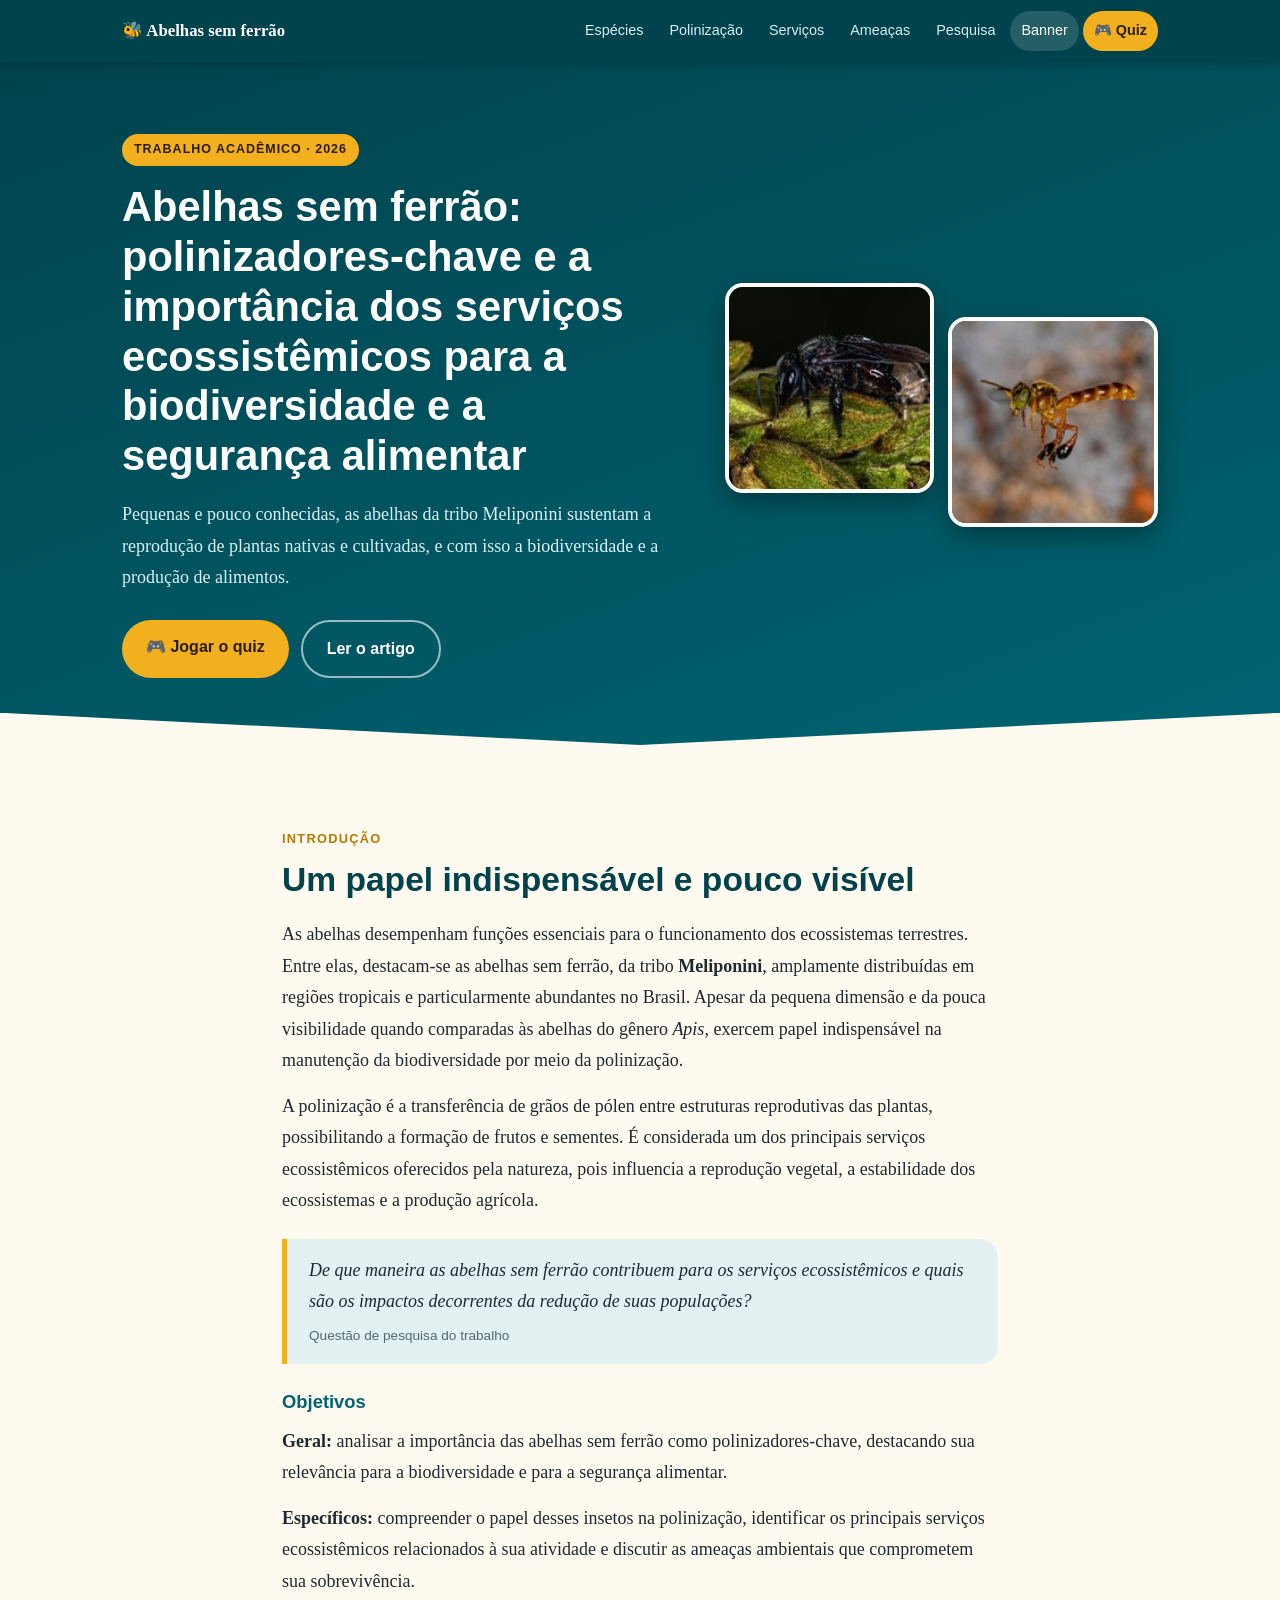
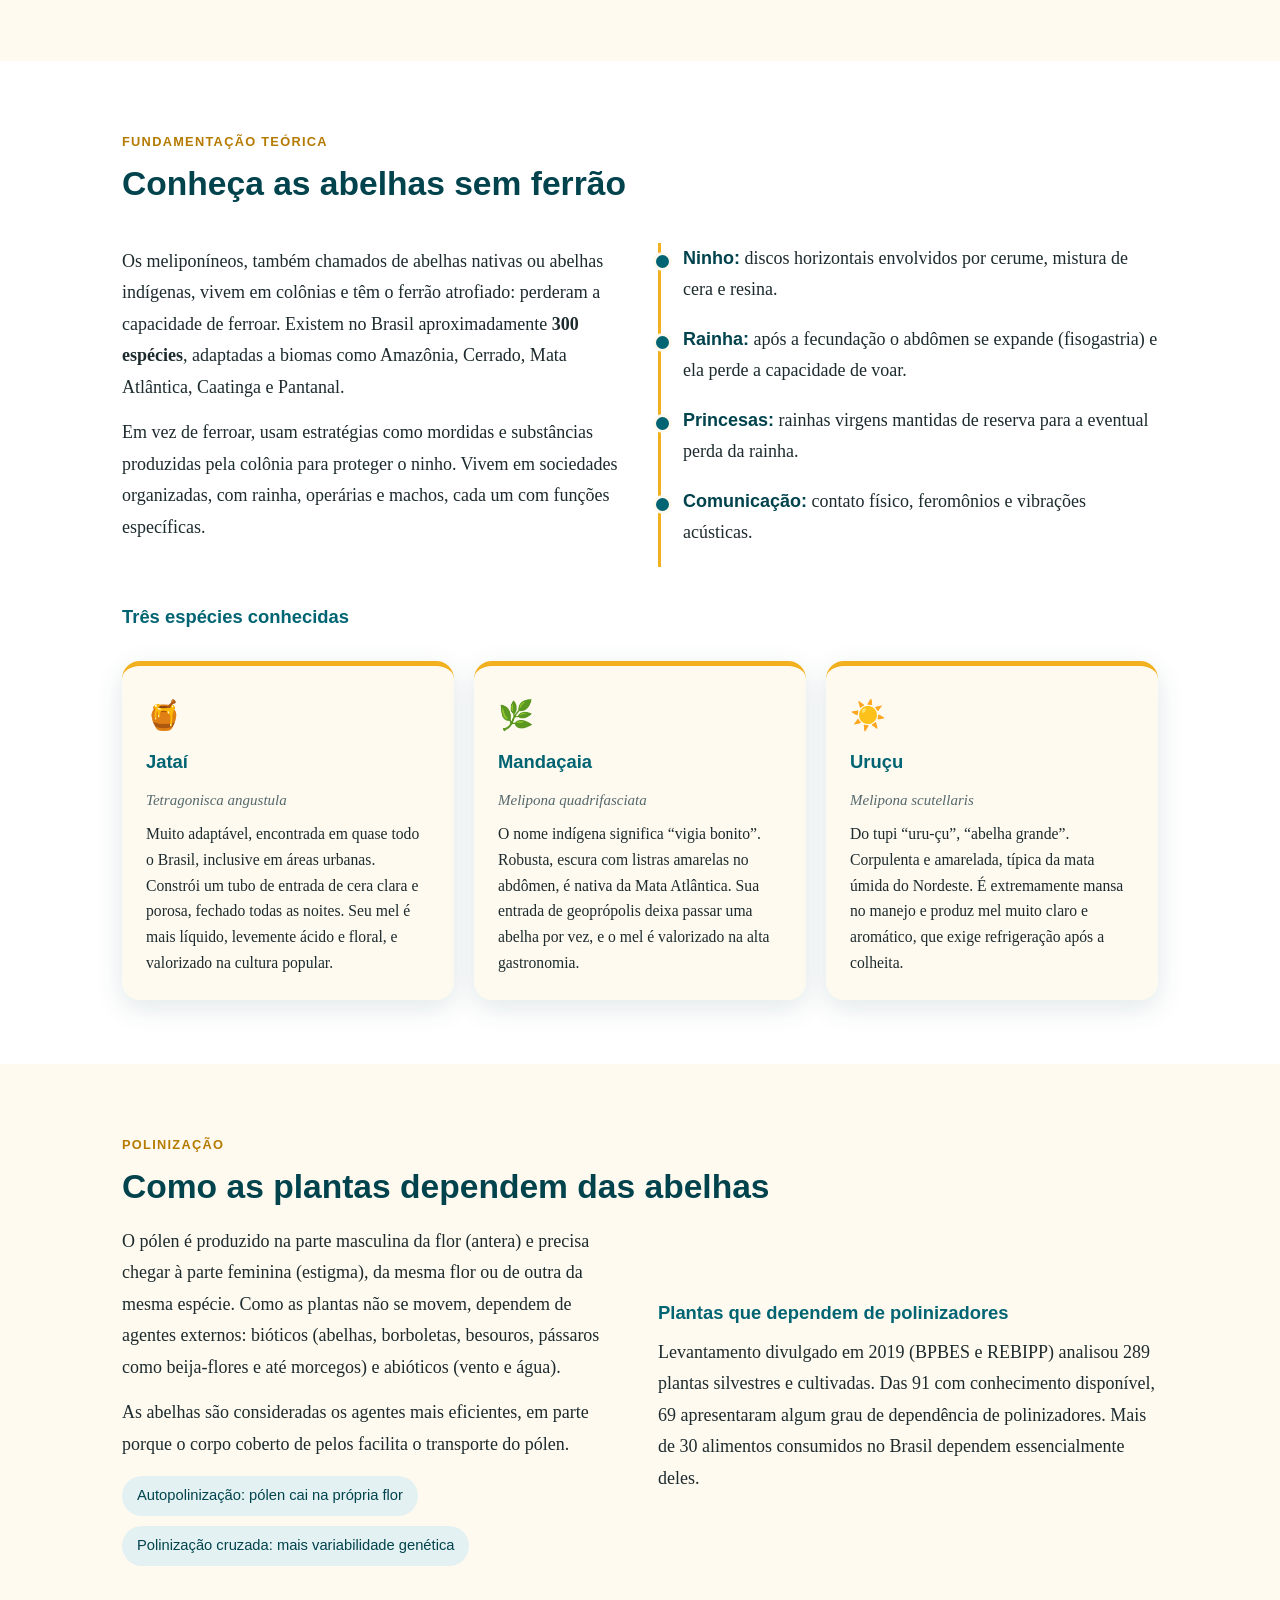
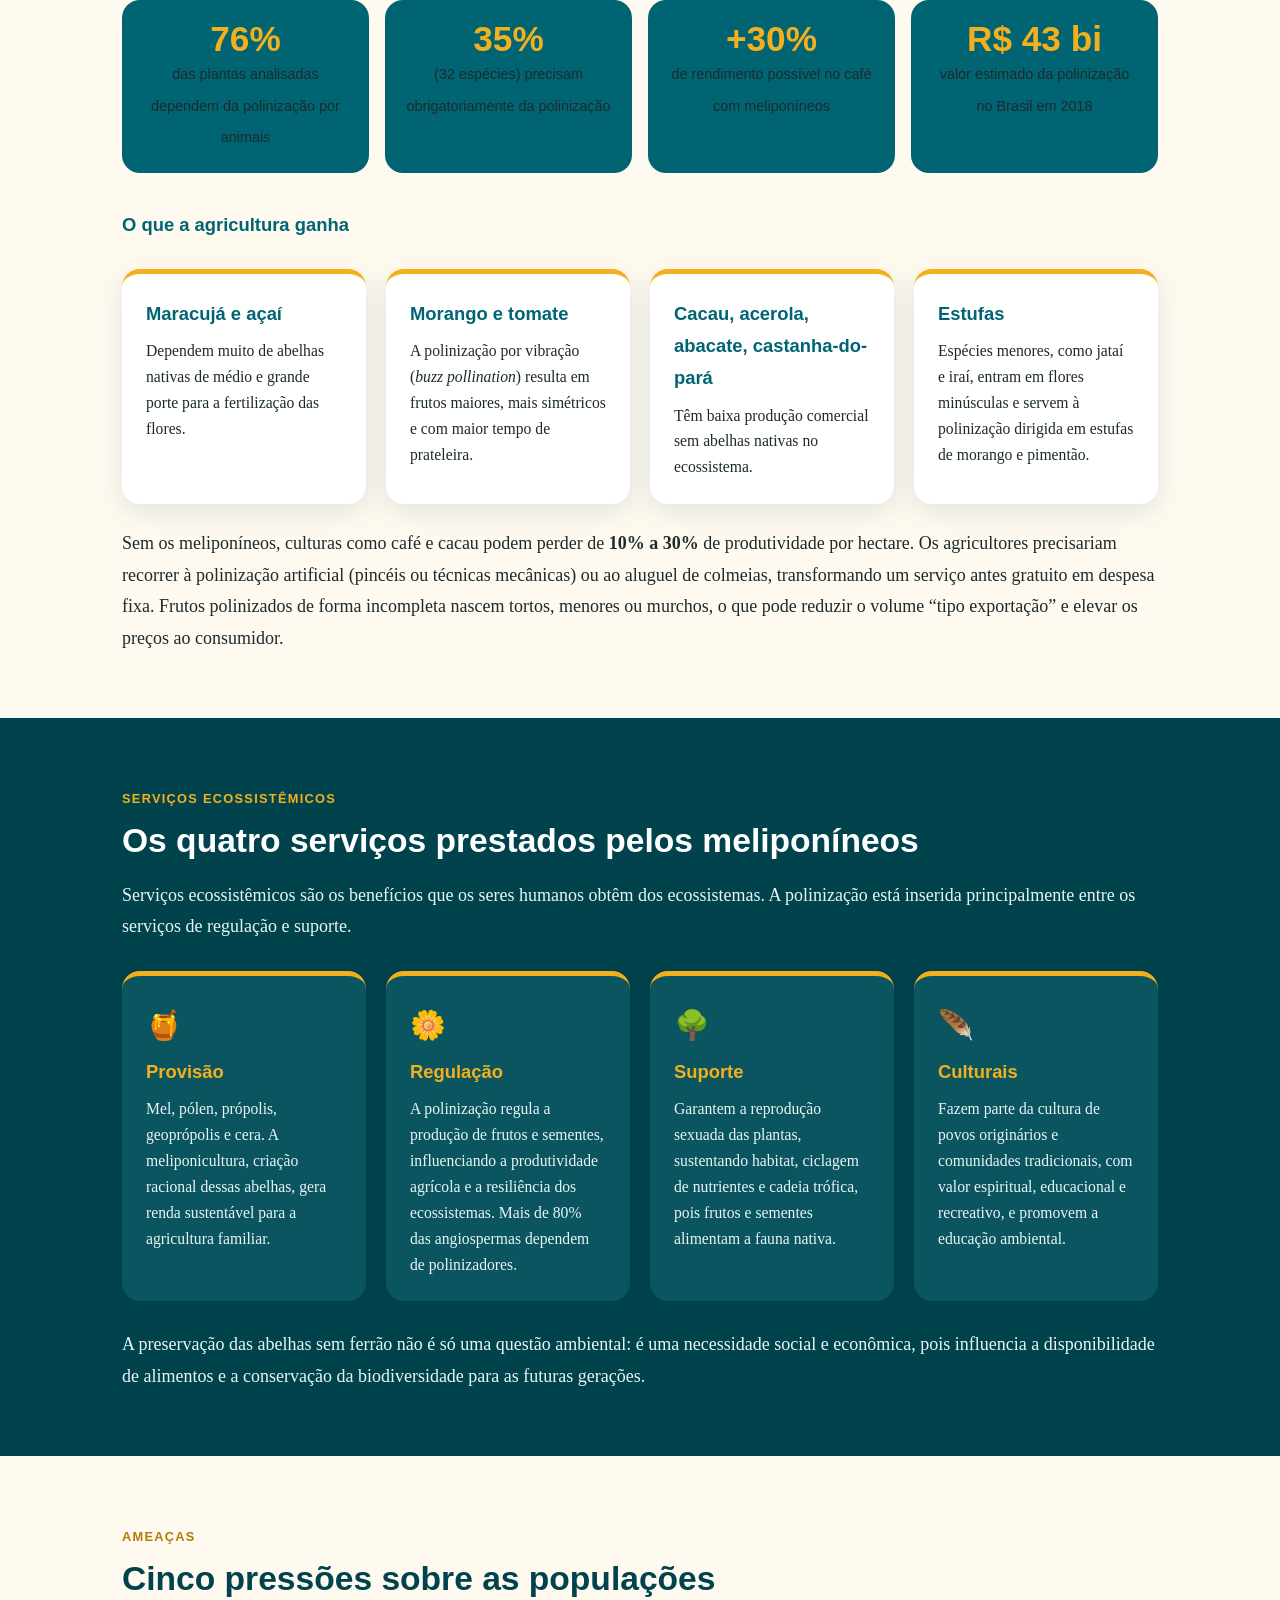
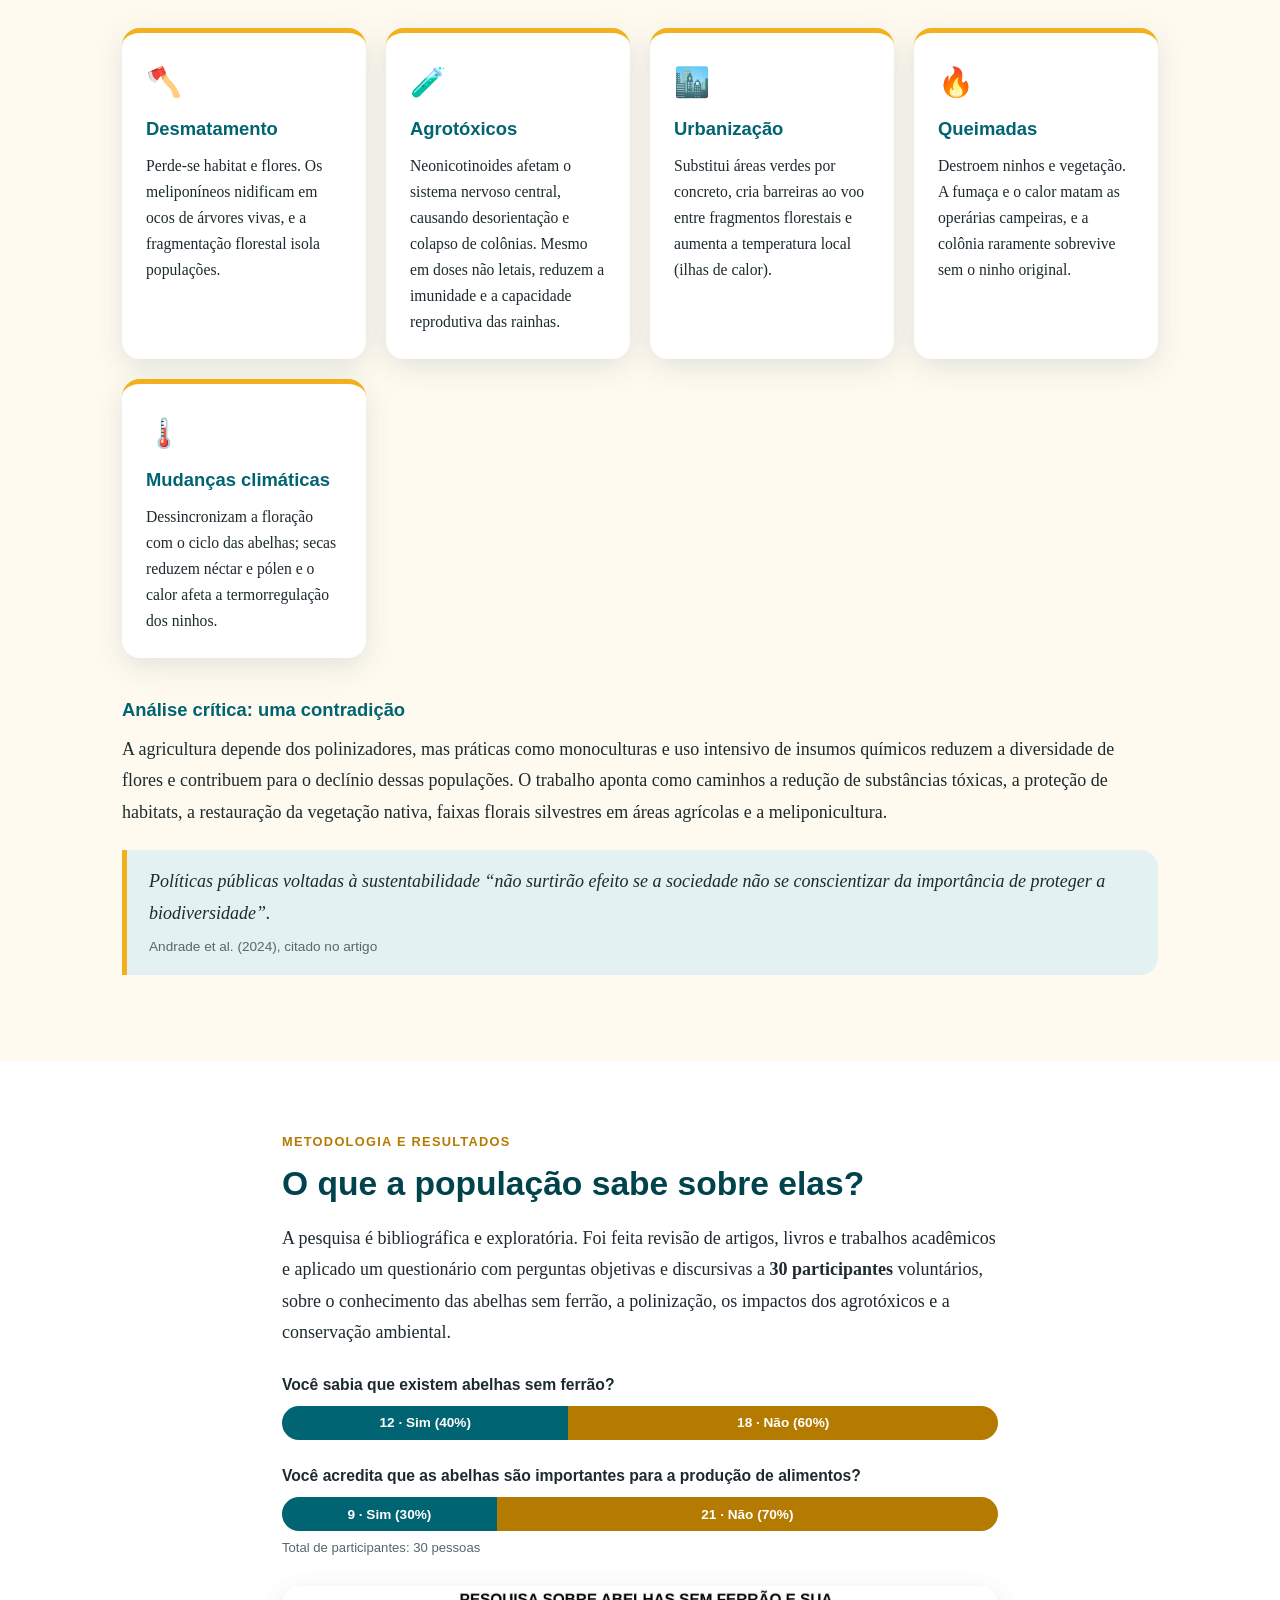
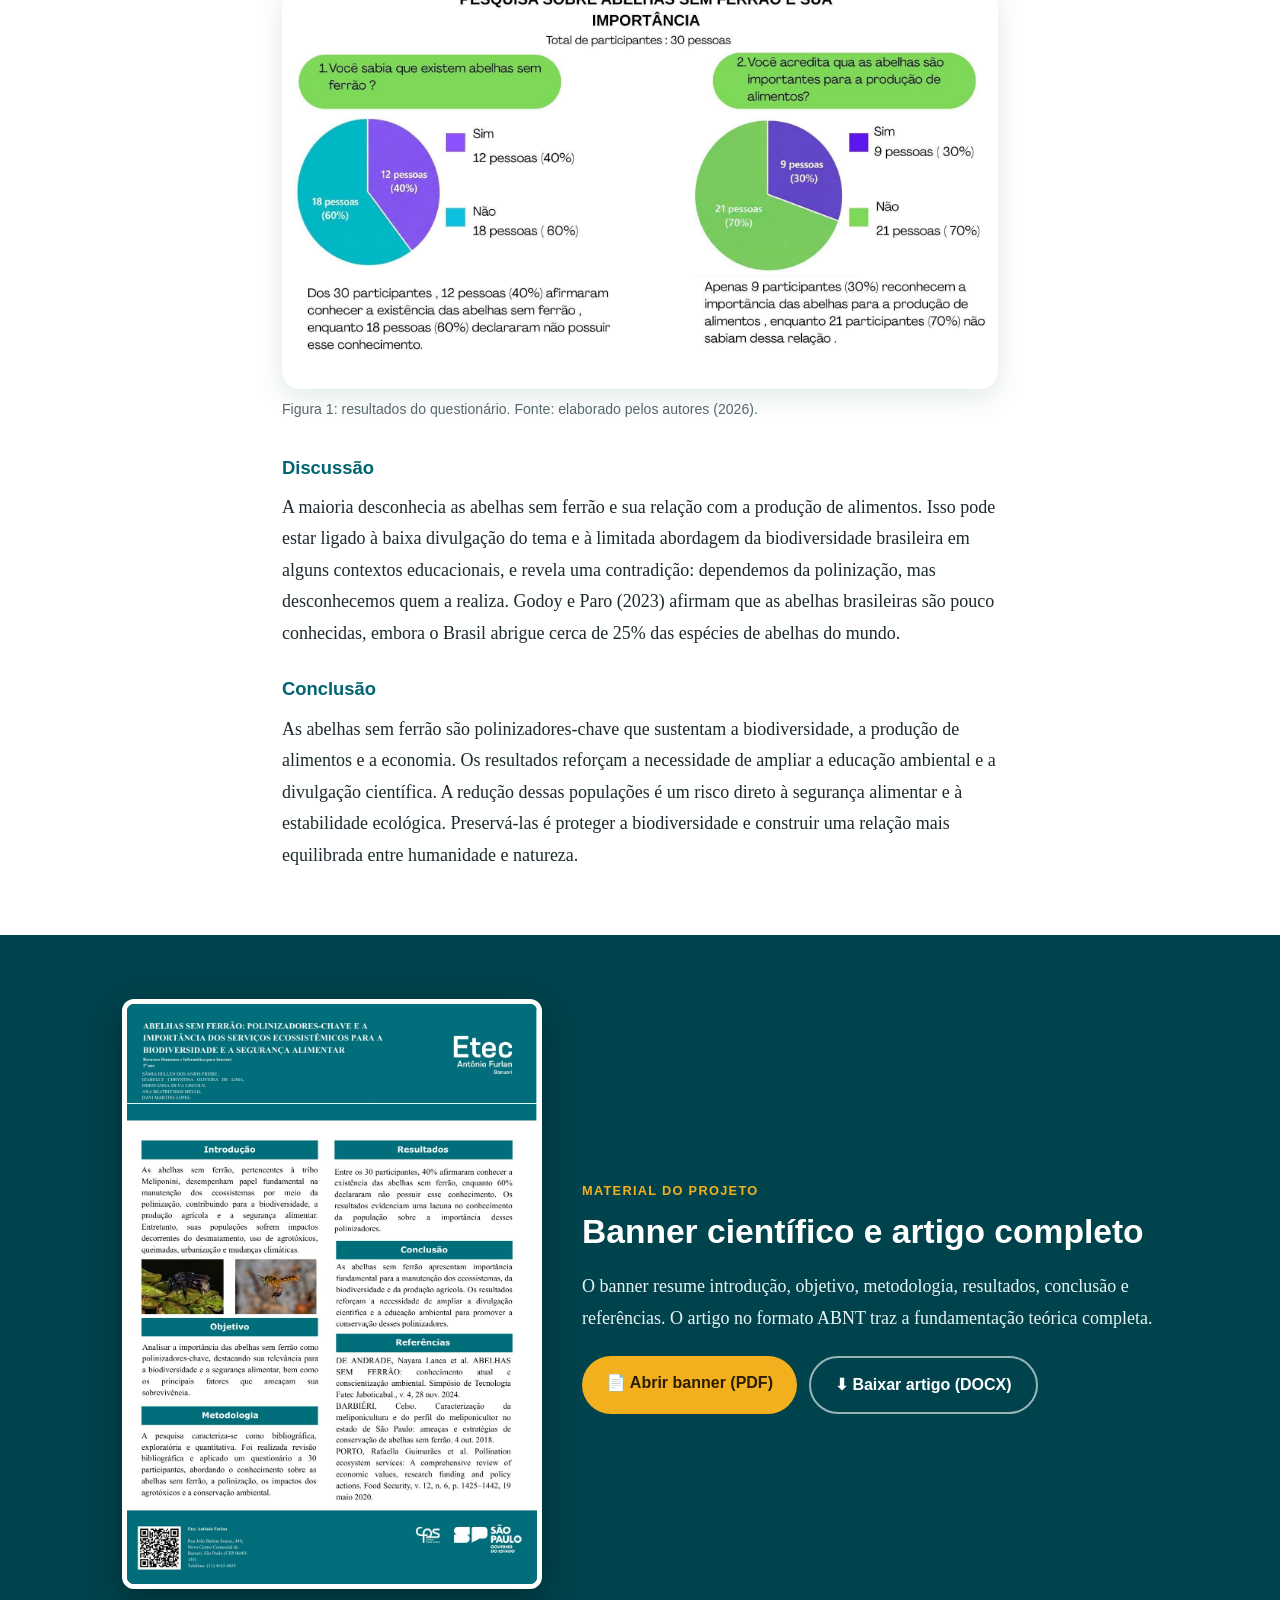
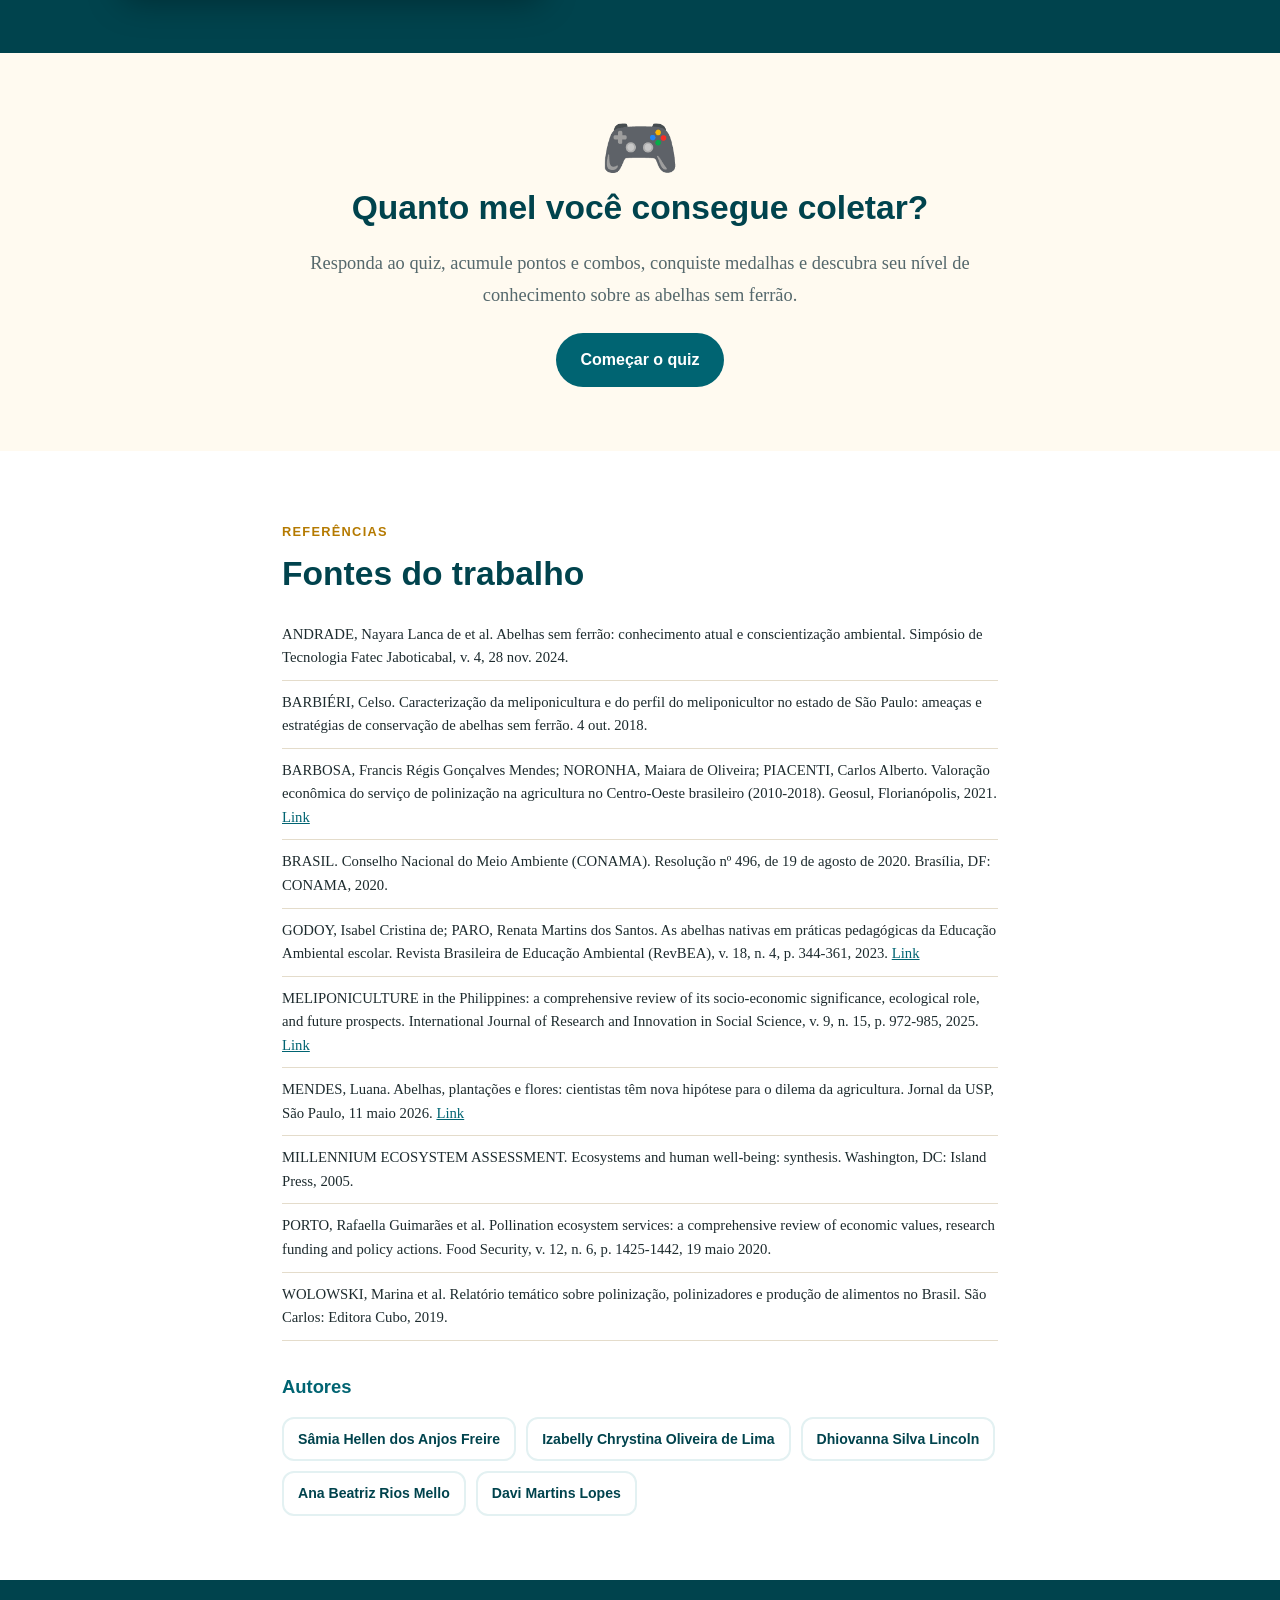
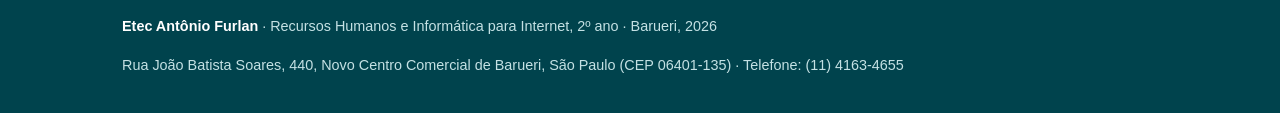
<file: abelhas-sem-ferrao-site/index.html>
<!DOCTYPE html>
<html lang="pt-BR">
<head>
<meta charset="UTF-8">
<meta name="viewport" content="width=device-width, initial-scale=1">
<title>Abelhas sem ferrão: polinizadores-chave</title>
<meta name="description" content="Site do trabalho acadêmico da Etec Antônio Furlan sobre abelhas sem ferrão, polinização, serviços ecossistêmicos, biodiversidade e segurança alimentar.">
<link rel="icon" href="data:image/svg+xml,<svg xmlns='http://www.w3.org/2000/svg' viewBox='0 0 100 100'><text y='.9em' font-size='90'>🐝</text></svg>">
<link rel="stylesheet" href="css/style.css">
</head>
<body>
<header class="top"><div class="wrap">
  <a class="brand" href="#inicio">🐝 Abelhas sem ferrão</a>
  <nav>
    <a href="#especies">Espécies</a><a href="#polinizacao">Polinização</a><a href="#servicos">Serviços</a>
    <a href="#ameacas">Ameaças</a><a href="#pesquisa">Pesquisa</a><a href="#banner">Banner</a>
    <a class="cta" href="paginas/quiz.html">🎮 Quiz</a>
  </nav>
</div></header>

<section class="hero" id="inicio"><div class="wrap grid">
  <div>
    <span class="tag">Trabalho acadêmico · 2026</span>
    <h1>Abelhas sem ferrão: polinizadores-chave e a importância dos serviços ecossistêmicos para a biodiversidade e a segurança alimentar</h1>
    <p>Pequenas e pouco conhecidas, as abelhas da tribo Meliponini sustentam a reprodução de plantas nativas e cultivadas, e com isso a biodiversidade e a produção de alimentos.</p>
    <div class="btns"><a class="btn" href="paginas/quiz.html">🎮 Jogar o quiz</a><a class="btn ghost" href="#introducao">Ler o artigo</a></div>
  </div>
  <div class="photos"><img src="img/abelha1.jpg" alt="Abelha sem ferrão escura pousada sobre uma planta"><img src="img/abelha2.jpg" alt="Abelha sem ferrão amarelada em pleno voo"></div>
</div></section>

<section id="introducao"><div class="wrap narrow reveal">
  <span class="eyebrow">Introdução</span>
  <h2>Um papel indispensável e pouco visível</h2>
  <p>As abelhas desempenham funções essenciais para o funcionamento dos ecossistemas terrestres. Entre elas, destacam-se as abelhas sem ferrão, da tribo <b>Meliponini</b>, amplamente distribuídas em regiões tropicais e particularmente abundantes no Brasil. Apesar da pequena dimensão e da pouca visibilidade quando comparadas às abelhas do gênero <i>Apis</i>, exercem papel indispensável na manutenção da biodiversidade por meio da polinização.</p>
  <p>A polinização é a transferência de grãos de pólen entre estruturas reprodutivas das plantas, possibilitando a formação de frutos e sementes. É considerada um dos principais serviços ecossistêmicos oferecidos pela natureza, pois influencia a reprodução vegetal, a estabilidade dos ecossistemas e a produção agrícola.</p>
  <div class="quote">De que maneira as abelhas sem ferrão contribuem para os serviços ecossistêmicos e quais são os impactos decorrentes da redução de suas populações?<cite>Questão de pesquisa do trabalho</cite></div>
  <h3>Objetivos</h3>
  <p><b>Geral:</b> analisar a importância das abelhas sem ferrão como polinizadores-chave, destacando sua relevância para a biodiversidade e para a segurança alimentar.</p>
  <p><b>Específicos:</b> compreender o papel desses insetos na polinização, identificar os principais serviços ecossistêmicos relacionados à sua atividade e discutir as ameaças ambientais que comprometem sua sobrevivência.</p>
</div></section>

<section class="alt" id="especies"><div class="wrap">
  <div class="reveal"><span class="eyebrow">Fundamentação teórica</span>
  <h2>Conheça as abelhas sem ferrão</h2>
  <div class="two">
    <div>
      <p>Os meliponíneos, também chamados de abelhas nativas ou abelhas indígenas, vivem em colônias e têm o ferrão atrofiado: perderam a capacidade de ferroar. Existem no Brasil aproximadamente <b>300 espécies</b>, adaptadas a biomas como Amazônia, Cerrado, Mata Atlântica, Caatinga e Pantanal.</p>
      <p>Em vez de ferroar, usam estratégias como mordidas e substâncias produzidas pela colônia para proteger o ninho. Vivem em sociedades organizadas, com rainha, operárias e machos, cada um com funções específicas.</p>
    </div>
    <ul class="tl">
      <li><b>Ninho:</b> discos horizontais envolvidos por cerume, mistura de cera e resina.</li>
      <li><b>Rainha:</b> após a fecundação o abdômen se expande (fisogastria) e ela perde a capacidade de voar.</li>
      <li><b>Princesas:</b> rainhas virgens mantidas de reserva para a eventual perda da rainha.</li>
      <li><b>Comunicação:</b> contato físico, feromônios e vibrações acústicas.</li>
    </ul>
  </div>
  <h3 style="margin-top:34px">Três espécies conhecidas</h3>
  <div class="cards">
    <article class="card"><div class="ico">🍯</div><h3>Jataí</h3><small>Tetragonisca angustula</small><p>Muito adaptável, encontrada em quase todo o Brasil, inclusive em áreas urbanas. Constrói um tubo de entrada de cera clara e porosa, fechado todas as noites. Seu mel é mais líquido, levemente ácido e floral, e valorizado na cultura popular.</p></article>
    <article class="card"><div class="ico">🌿</div><h3>Mandaçaia</h3><small>Melipona quadrifasciata</small><p>O nome indígena significa “vigia bonito”. Robusta, escura com listras amarelas no abdômen, é nativa da Mata Atlântica. Sua entrada de geoprópolis deixa passar uma abelha por vez, e o mel é valorizado na alta gastronomia.</p></article>
    <article class="card"><div class="ico">☀️</div><h3>Uruçu</h3><small>Melipona scutellaris</small><p>Do tupi “uru-çu”, “abelha grande”. Corpulenta e amarelada, típica da mata úmida do Nordeste. É extremamente mansa no manejo e produz mel muito claro e aromático, que exige refrigeração após a colheita.</p></article>
  </div>
  </div>
</div></section>

<section id="polinizacao"><div class="wrap">
  <div class="reveal">
  <span class="eyebrow">Polinização</span>
  <h2>Como as plantas dependem das abelhas</h2>
  <div class="two">
    <div>
      <p>O pólen é produzido na parte masculina da flor (antera) e precisa chegar à parte feminina (estigma), da mesma flor ou de outra da mesma espécie. Como as plantas não se movem, dependem de agentes externos: bióticos (abelhas, borboletas, besouros, pássaros como beija-flores e até morcegos) e abióticos (vento e água).</p>
      <p>As abelhas são consideradas os agentes mais eficientes, em parte porque o corpo coberto de pelos facilita o transporte do pólen.</p>
      <div class="chips"><span class="chip">Autopolinização: pólen cai na própria flor</span><span class="chip">Polinização cruzada: mais variabilidade genética</span></div>
    </div>
    <div>
      <h3>Plantas que dependem de polinizadores</h3>
      <p>Levantamento divulgado em 2019 (BPBES e REBIPP) analisou 289 plantas silvestres e cultivadas. Das 91 com conhecimento disponível, 69 apresentaram algum grau de dependência de polinizadores. Mais de 30 alimentos consumidos no Brasil dependem essencialmente deles.</p>
    </div>
  </div>
  </div>
  <div class="stats reveal" style="margin-top:34px">
    <div class="stat" style="background:var(--teal)"><b>76%</b><span>das plantas analisadas dependem da polinização por animais</span></div>
    <div class="stat" style="background:var(--teal)"><b>35%</b><span>(32 espécies) precisam obrigatoriamente da polinização</span></div>
    <div class="stat" style="background:var(--teal)"><b>+30%</b><span>de rendimento possível no café com meliponíneos</span></div>
    <div class="stat" style="background:var(--teal)"><b>R$ 43 bi</b><span>valor estimado da polinização no Brasil em 2018</span></div>
  </div>
  <div class="reveal" style="margin-top:36px">
    <h3>O que a agricultura ganha</h3>
    <div class="cards">
      <div class="card"><h3>Maracujá e açaí</h3><p>Dependem muito de abelhas nativas de médio e grande porte para a fertilização das flores.</p></div>
      <div class="card"><h3>Morango e tomate</h3><p>A polinização por vibração (<i>buzz pollination</i>) resulta em frutos maiores, mais simétricos e com maior tempo de prateleira.</p></div>
      <div class="card"><h3>Cacau, acerola, abacate, castanha-do-pará</h3><p>Têm baixa produção comercial sem abelhas nativas no ecossistema.</p></div>
      <div class="card"><h3>Estufas</h3><p>Espécies menores, como jataí e iraí, entram em flores minúsculas e servem à polinização dirigida em estufas de morango e pimentão.</p></div>
    </div>
    <p style="margin-top:24px">Sem os meliponíneos, culturas como café e cacau podem perder de <b>10% a 30%</b> de produtividade por hectare. Os agricultores precisariam recorrer à polinização artificial (pincéis ou técnicas mecânicas) ou ao aluguel de colmeias, transformando um serviço antes gratuito em despesa fixa. Frutos polinizados de forma incompleta nascem tortos, menores ou murchos, o que pode reduzir o volume “tipo exportação” e elevar os preços ao consumidor.</p>
  </div>
</div></section>

<section class="dark" id="servicos"><div class="wrap">
  <div class="reveal"><span class="eyebrow">Serviços ecossistêmicos</span>
  <h2>Os quatro serviços prestados pelos meliponíneos</h2>
  <p>Serviços ecossistêmicos são os benefícios que os seres humanos obtêm dos ecossistemas. A polinização está inserida principalmente entre os serviços de regulação e suporte.</p>
  <div class="cards">
    <div class="card" style="background:#0b5560;color:#e8f5f6"><div class="ico">🍯</div><h3 style="color:var(--honey)">Provisão</h3><p>Mel, pólen, própolis, geoprópolis e cera. A meliponicultura, criação racional dessas abelhas, gera renda sustentável para a agricultura familiar.</p></div>
    <div class="card" style="background:#0b5560;color:#e8f5f6"><div class="ico">🌼</div><h3 style="color:var(--honey)">Regulação</h3><p>A polinização regula a produção de frutos e sementes, influenciando a produtividade agrícola e a resiliência dos ecossistemas. Mais de 80% das angiospermas dependem de polinizadores.</p></div>
    <div class="card" style="background:#0b5560;color:#e8f5f6"><div class="ico">🌳</div><h3 style="color:var(--honey)">Suporte</h3><p>Garantem a reprodução sexuada das plantas, sustentando habitat, ciclagem de nutrientes e cadeia trófica, pois frutos e sementes alimentam a fauna nativa.</p></div>
    <div class="card" style="background:#0b5560;color:#e8f5f6"><div class="ico">🪶</div><h3 style="color:var(--honey)">Culturais</h3><p>Fazem parte da cultura de povos originários e comunidades tradicionais, com valor espiritual, educacional e recreativo, e promovem a educação ambiental.</p></div>
  </div>
  <p style="margin-top:28px">A preservação das abelhas sem ferrão não é só uma questão ambiental: é uma necessidade social e econômica, pois influencia a disponibilidade de alimentos e a conservação da biodiversidade para as futuras gerações.</p>
  </div>
</div></section>

<section id="ameacas"><div class="wrap">
  <div class="reveal"><span class="eyebrow">Ameaças</span>
  <h2>Cinco pressões sobre as populações</h2>
  <div class="cards">
    <div class="card"><div class="ico">🪓</div><h3>Desmatamento</h3><p>Perde-se habitat e flores. Os meliponíneos nidificam em ocos de árvores vivas, e a fragmentação florestal isola populações.</p></div>
    <div class="card"><div class="ico">🧪</div><h3>Agrotóxicos</h3><p>Neonicotinoides afetam o sistema nervoso central, causando desorientação e colapso de colônias. Mesmo em doses não letais, reduzem a imunidade e a capacidade reprodutiva das rainhas.</p></div>
    <div class="card"><div class="ico">🏙️</div><h3>Urbanização</h3><p>Substitui áreas verdes por concreto, cria barreiras ao voo entre fragmentos florestais e aumenta a temperatura local (ilhas de calor).</p></div>
    <div class="card"><div class="ico">🔥</div><h3>Queimadas</h3><p>Destroem ninhos e vegetação. A fumaça e o calor matam as operárias campeiras, e a colônia raramente sobrevive sem o ninho original.</p></div>
    <div class="card"><div class="ico">🌡️</div><h3>Mudanças climáticas</h3><p>Dessincronizam a floração com o ciclo das abelhas; secas reduzem néctar e pólen e o calor afeta a termorregulação dos ninhos.</p></div>
  </div>
  <h3 style="margin-top:36px">Análise crítica: uma contradição</h3>
  <p>A agricultura depende dos polinizadores, mas práticas como monoculturas e uso intensivo de insumos químicos reduzem a diversidade de flores e contribuem para o declínio dessas populações. O trabalho aponta como caminhos a redução de substâncias tóxicas, a proteção de habitats, a restauração da vegetação nativa, faixas florais silvestres em áreas agrícolas e a meliponicultura.</p>
  <div class="quote">Políticas públicas voltadas à sustentabilidade “não surtirão efeito se a sociedade não se conscientizar da importância de proteger a biodiversidade”.<cite>Andrade et al. (2024), citado no artigo</cite></div>
  </div>
</div></section>

<section class="alt" id="pesquisa"><div class="wrap narrow">
  <div class="reveal"><span class="eyebrow">Metodologia e resultados</span>
  <h2>O que a população sabe sobre elas?</h2>
  <p>A pesquisa é bibliográfica e exploratória. Foi feita revisão de artigos, livros e trabalhos acadêmicos e aplicado um questionário com perguntas objetivas e discursivas a <b>30 participantes</b> voluntários, sobre o conhecimento das abelhas sem ferrão, a polinização, os impactos dos agrotóxicos e a conservação ambiental.</p>
  <div class="bars">
    <div class="bar"><div class="lab">Você sabia que existem abelhas sem ferrão?</div><div class="track"><i class="y" data-w="40">12 · Sim (40%)</i><i class="n" data-w="60">18 · Não (60%)</i></div></div>
    <div class="bar"><div class="lab">Você acredita que as abelhas são importantes para a produção de alimentos?</div><div class="track"><i class="y" data-w="30">9 · Sim (30%)</i><i class="n" data-w="70">21 · Não (70%)</i></div></div>
  </div>
  <p class="legend">Total de participantes: 30 pessoas</p>
  <figure><img src="img/grafico-questionario.jpg" alt="Gráficos de pizza com os resultados do questionário: 40% conheciam as abelhas sem ferrão e 30% reconheciam sua importância para a produção de alimentos" loading="lazy"><figcaption>Figura 1: resultados do questionário. Fonte: elaborado pelos autores (2026).</figcaption></figure>
  <h3 style="margin-top:30px">Discussão</h3>
  <p>A maioria desconhecia as abelhas sem ferrão e sua relação com a produção de alimentos. Isso pode estar ligado à baixa divulgação do tema e à limitada abordagem da biodiversidade brasileira em alguns contextos educacionais, e revela uma contradição: dependemos da polinização, mas desconhecemos quem a realiza. Godoy e Paro (2023) afirmam que as abelhas brasileiras são pouco conhecidas, embora o Brasil abrigue cerca de 25% das espécies de abelhas do mundo.</p>
  <h3 style="margin-top:24px">Conclusão</h3>
  <p>As abelhas sem ferrão são polinizadores-chave que sustentam a biodiversidade, a produção de alimentos e a economia. Os resultados reforçam a necessidade de ampliar a educação ambiental e a divulgação científica. A redução dessas populações é um risco direto à segurança alimentar e à estabilidade ecológica. Preservá-las é proteger a biodiversidade e construir uma relação mais equilibrada entre humanidade e natureza.</p>
  </div>
</div></section>

<section class="dark" id="banner"><div class="wrap banner-box reveal">
  <a href="docs/banner-cientifico-abelhas.pdf" target="_blank" rel="noopener"><img src="img/banner.jpg" alt="Banner científico do trabalho sobre abelhas sem ferrão" loading="lazy"></a>
  <div>
    <span class="eyebrow">Material do projeto</span>
    <h2>Banner científico e artigo completo</h2>
    <p>O banner resume introdução, objetivo, metodologia, resultados, conclusão e referências. O artigo no formato ABNT traz a fundamentação teórica completa.</p>
    <div class="btns" style="display:flex;gap:12px;flex-wrap:wrap;margin-top:22px">
      <a class="btn" href="docs/banner-cientifico-abelhas.pdf" target="_blank" rel="noopener">📄 Abrir banner (PDF)</a>
      <a class="btn ghost" href="docs/artigo-abelhas-sem-ferrao.docx" download>⬇ Baixar artigo (DOCX)</a>
    </div>
  </div>
</div></section>

<section id="quiz-cta"><div class="wrap narrow center reveal">
  <div class="big">🎮</div>
  <h2>Quanto mel você consegue coletar?</h2>
  <p class="lead">Responda ao quiz, acumule pontos e combos, conquiste medalhas e descubra seu nível de conhecimento sobre as abelhas sem ferrão.</p>
  <p style="margin-top:22px"><a class="btn teal" href="paginas/quiz.html">Começar o quiz</a></p>
</div></section>

<section class="alt" id="referencias"><div class="wrap narrow reveal">
  <span class="eyebrow">Referências</span><h2>Fontes do trabalho</h2>
  <ul class="refs">
    <li>ANDRADE, Nayara Lanca de et al. Abelhas sem ferrão: conhecimento atual e conscientização ambiental. Simpósio de Tecnologia Fatec Jaboticabal, v. 4, 28 nov. 2024.</li>
    <li>BARBIÉRI, Celso. Caracterização da meliponicultura e do perfil do meliponicultor no estado de São Paulo: ameaças e estratégias de conservação de abelhas sem ferrão. 4 out. 2018.</li>
    <li>BARBOSA, Francis Régis Gonçalves Mendes; NORONHA, Maiara de Oliveira; PIACENTI, Carlos Alberto. Valoração econômica do serviço de polinização na agricultura no Centro-Oeste brasileiro (2010-2018). Geosul, Florianópolis, 2021. <a href="https://periodicos.ufsc.br/index.php/geosul/article/view/73373" target="_blank" rel="noopener">Link</a></li>
    <li>BRASIL. Conselho Nacional do Meio Ambiente (CONAMA). Resolução nº 496, de 19 de agosto de 2020. Brasília, DF: CONAMA, 2020.</li>
    <li>GODOY, Isabel Cristina de; PARO, Renata Martins dos Santos. As abelhas nativas em práticas pedagógicas da Educação Ambiental escolar. Revista Brasileira de Educação Ambiental (RevBEA), v. 18, n. 4, p. 344-361, 2023. <a href="https://periodicos.unifesp.br/index.php/revbea/article/view/14677" target="_blank" rel="noopener">Link</a></li>
    <li>MELIPONICULTURE in the Philippines: a comprehensive review of its socio-economic significance, ecological role, and future prospects. International Journal of Research and Innovation in Social Science, v. 9, n. 15, p. 972-985, 2025. <a href="https://rsisinternational.org/journals/ijriss/articles/meliponiculture-in-the-philippines-a-comprehensive-review-of-its-socio-economic-significance-ecological-role-and-future-prospects/" target="_blank" rel="noopener">Link</a></li>
    <li>MENDES, Luana. Abelhas, plantações e flores: cientistas têm nova hipótese para o dilema da agricultura. Jornal da USP, São Paulo, 11 maio 2026. <a href="https://jornal.usp.br/ciencias/abelhas-plantacoes-e-flores-cientistas-tem-nova-hipotese-para-dilema-da-agricultura/" target="_blank" rel="noopener">Link</a></li>
    <li>MILLENNIUM ECOSYSTEM ASSESSMENT. Ecosystems and human well-being: synthesis. Washington, DC: Island Press, 2005.</li>
    <li>PORTO, Rafaella Guimarães et al. Pollination ecosystem services: a comprehensive review of economic values, research funding and policy actions. Food Security, v. 12, n. 6, p. 1425-1442, 19 maio 2020.</li>
    <li>WOLOWSKI, Marina et al. Relatório temático sobre polinização, polinizadores e produção de alimentos no Brasil. São Carlos: Editora Cubo, 2019.</li>
  </ul>
  <h3 style="margin-top:30px">Autores</h3>
  <div class="authors"><span>Sâmia Hellen dos Anjos Freire</span><span>Izabelly Chrystina Oliveira de Lima</span><span>Dhiovanna Silva Lincoln</span><span>Ana Beatriz Rios Mello</span><span>Davi Martins Lopes</span></div>
</div></section>

<footer><div class="wrap">
  <p><b>Etec Antônio Furlan</b> · Recursos Humanos e Informática para Internet, 2º ano · Barueri, 2026</p>
  <p>Rua João Batista Soares, 440, Novo Centro Comercial de Barueri, São Paulo (CEP 06401-135) · Telefone: (11) 4163-4655</p>
</div></footer>
<script src="js/main.js"></script>
</body>
</html>
</file>
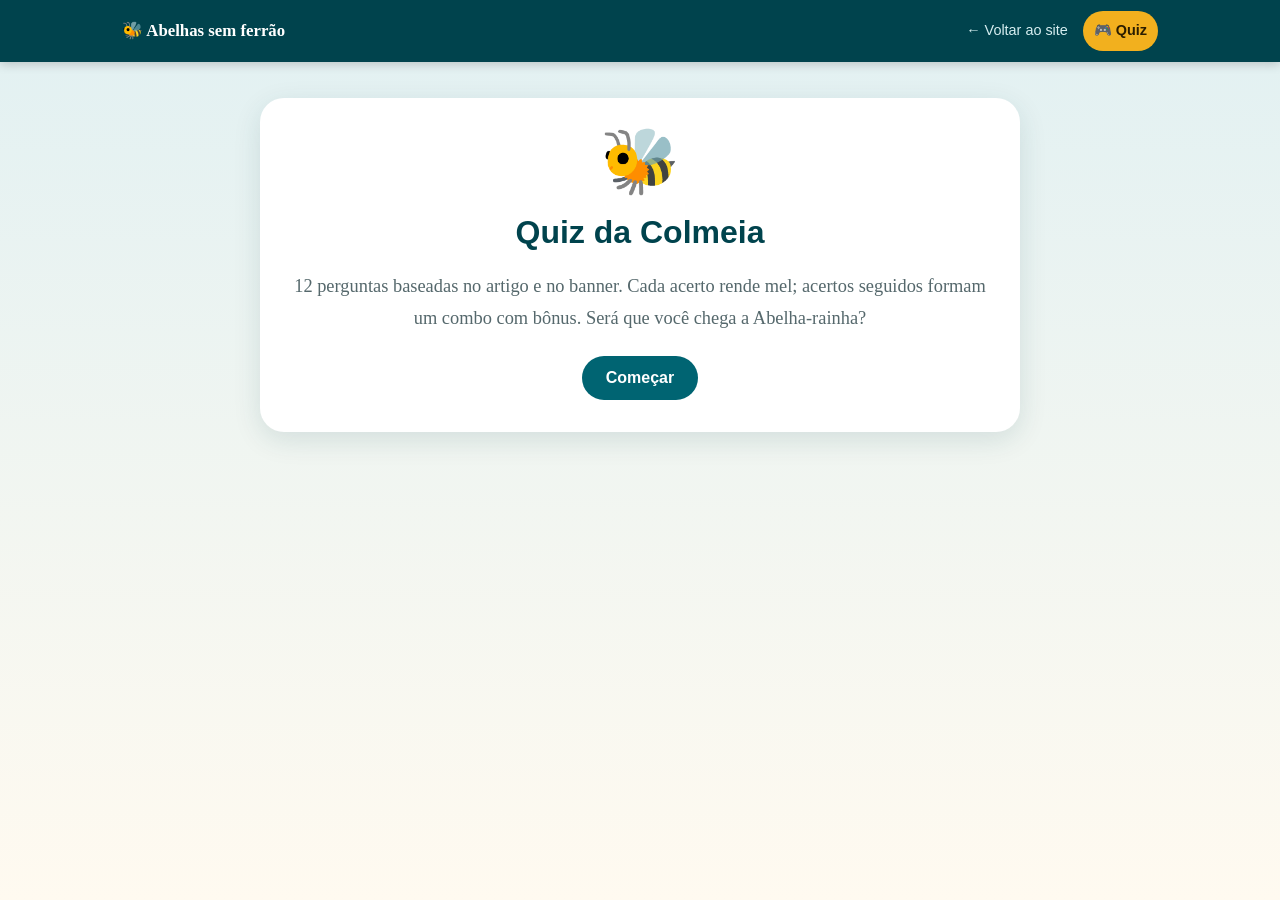
<file: abelhas-sem-ferrao-site/paginas/quiz.html>
<!DOCTYPE html>
<html lang="pt-BR">
<head>
<meta charset="UTF-8">
<meta name="viewport" content="width=device-width, initial-scale=1">
<title>Quiz · Abelhas sem ferrão</title>
<link rel="icon" href="data:image/svg+xml,<svg xmlns='http://www.w3.org/2000/svg' viewBox='0 0 100 100'><text y='.9em' font-size='90'>🐝</text></svg>">
<link rel="stylesheet" href="../css/style.css">
</head>
<body>
<header class="top"><div class="wrap">
  <a class="brand" href="../index.html">🐝 Abelhas sem ferrão</a>
  <nav><a href="../index.html">← Voltar ao site</a><a class="cta on" href="quiz.html">🎮 Quiz</a></nav>
</div></header>

<main class="qpage"><div class="wrap">
  <div class="panel" id="start">
    <div class="center">
      <div class="big">🐝</div>
      <h1 style="font-size:2rem;color:var(--teal-d);margin:10px 0">Quiz da Colmeia</h1>
      <p class="lead">12 perguntas baseadas no artigo e no banner. Cada acerto rende mel; acertos seguidos formam um combo com bônus. Será que você chega a Abelha-rainha?</p>
      <p class="sans" id="best" style="margin-top:14px;color:var(--mut);font-size:.95rem"></p>
      <p style="margin-top:22px"><button class="btn teal" id="go">Começar</button></p>
    </div>
  </div>

  <div class="panel hidden" id="game">
    <div class="hud">
      <span class="pill" id="hq">Pergunta 1/12</span>
      <span class="pill">🍯 <span id="hs">0</span> pts</span>
      <span class="pill" id="hc">🔥 Combo x0</span>
    </div>
    <div class="prog"><i id="pb"></i></div>
    <h2 class="qtext" id="qt"></h2>
    <div class="opts" id="opts"></div>
    <div class="fb" id="fb"></div>
    <button class="btn teal next" id="nx">Próxima</button>
  </div>

  <div class="panel hidden center" id="end">
    <div class="big pop" id="rIco"></div>
    <p class="eyebrow" style="margin-top:12px">Seu nível</p>
    <h2 id="rName" style="margin:2px 0"></h2>
    <div class="score" id="rScore"></div>
    <p class="sans" id="rInfo" style="color:var(--mut)"></p>
    <p id="rMsg" style="margin-top:12px"></p>
    <div class="badges" id="badges"></div>
    <div style="display:flex;gap:12px;justify-content:center;flex-wrap:wrap">
      <button class="btn teal" id="again">Jogar de novo</button>
      <a class="btn" href="../index.html#introducao">Ler o artigo</a>
    </div>
  </div>
</div></main>
<script src="../js/quiz.js"></script>
</body>
</html>
</file>
<file: abelhas-sem-ferrao-site/css/style.css>
:root{--teal:#006472;--teal-d:#00434d;--teal-l:#e3f1f2;--honey:#f2b01e;--honey-d:#b57a00;--cream:#fffaf0;--ink:#1d2b2e;--mut:#55686c;--ok:#2e8b57;--bad:#c0392b;--r:18px;--sh:0 8px 28px rgba(0,67,77,.12)}
*{box-sizing:border-box;margin:0;padding:0}
html{scroll-behavior:smooth;scroll-padding-top:76px}
body{font-family:Georgia,"Times New Roman",serif;color:var(--ink);background:var(--cream);line-height:1.75;font-size:18px}
h1,h2,h3,.sans,nav,button,.btn,.tag{font-family:"Trebuchet MS","Segoe UI",Arial,sans-serif}
img{max-width:100%;display:block}
a{color:var(--teal)}
.wrap{max-width:1080px;margin:0 auto;padding:0 22px}
.narrow{max-width:760px}
/* nav */
header.top{position:sticky;top:0;z-index:50;background:var(--teal-d);color:#fff;box-shadow:0 2px 10px rgba(0,0,0,.2)}
header.top .wrap{display:flex;align-items:center;justify-content:space-between;gap:14px;min-height:62px;flex-wrap:wrap}
.brand{font-weight:700;color:#fff;text-decoration:none;font-size:1.05rem;display:flex;gap:8px;align-items:center}
nav{display:flex;gap:4px;flex-wrap:wrap;font-size:.9rem}
nav a{color:#d6eef0;text-decoration:none;padding:7px 11px;border-radius:999px}
nav a:hover,nav a.on{background:rgba(255,255,255,.14);color:#fff}
nav a.cta{background:var(--honey);color:#2b1d00;font-weight:700}
/* hero */
.hero{background:linear-gradient(160deg,var(--teal-d),var(--teal));color:#fff;padding:70px 0 80px;position:relative;overflow:hidden}
.hero:after{content:"";position:absolute;inset:auto 0 -1px 0;height:46px;background:var(--cream);clip-path:polygon(0 100%,100% 100%,100% 0,50% 70%,0 0)}
.hero .grid{display:grid;grid-template-columns:1.3fr 1fr;gap:40px;align-items:center}
.tag{display:inline-block;background:var(--honey);color:#2b1d00;font-weight:700;font-size:.78rem;letter-spacing:.08em;text-transform:uppercase;padding:5px 12px;border-radius:999px;margin-bottom:16px}
.hero h1{font-size:clamp(1.7rem,4vw,2.6rem);line-height:1.2;margin-bottom:18px}
.hero p{color:#d9f0f2;max-width:560px}
.hero .btns{display:flex;gap:12px;flex-wrap:wrap;margin-top:26px}
.btn{display:inline-block;border:0;cursor:pointer;text-decoration:none;font-weight:700;font-size:1rem;padding:13px 24px;border-radius:999px;background:var(--honey);color:#2b1d00;transition:.2s}
.btn:hover{transform:translateY(-2px);box-shadow:0 6px 16px rgba(0,0,0,.2)}
.btn.ghost{background:transparent;color:#fff;border:2px solid rgba(255,255,255,.6)}
.btn.teal{background:var(--teal);color:#fff}
.photos{display:grid;grid-template-columns:1fr 1fr;gap:14px}
.photos img{border-radius:var(--r);box-shadow:0 10px 26px rgba(0,0,0,.35);border:4px solid #fff;width:100%;height:210px;object-fit:cover}
.photos img:nth-child(2){margin-top:34px}
/* sections */
section{padding:64px 0}
section.alt{background:#fff}
section.dark{background:var(--teal-d);color:#e8f5f6}
.eyebrow{font-family:"Trebuchet MS",Arial,sans-serif;color:var(--honey-d);font-weight:700;letter-spacing:.1em;text-transform:uppercase;font-size:.8rem}
section.dark .eyebrow{color:var(--honey)}
h2{font-size:clamp(1.5rem,3vw,2.1rem);line-height:1.25;margin:6px 0 18px;color:var(--teal-d)}
section.dark h2{color:#fff}
h3{font-size:1.15rem;color:var(--teal);margin-bottom:8px}
p+p{margin-top:14px}
.lead{font-size:1.15rem;color:var(--mut)}
.cards{display:grid;grid-template-columns:repeat(auto-fit,minmax(240px,1fr));gap:20px;margin-top:28px}
.card{background:#fff;border-radius:var(--r);padding:24px;box-shadow:var(--sh);border-top:5px solid var(--honey)}
section.alt .card{background:var(--cream)}
.card .ico{font-size:1.8rem;margin-bottom:6px}
.card p{font-size:.98rem;line-height:1.65}
.card small{display:block;color:var(--mut);font-style:italic;margin-bottom:8px}
.two{display:grid;grid-template-columns:1fr 1fr;gap:36px;align-items:center}
.stats{display:grid;grid-template-columns:repeat(auto-fit,minmax(170px,1fr));gap:16px;margin-top:26px}
.stat{background:rgba(255,255,255,.08);border-radius:var(--r);padding:20px;text-align:center}
.stat b{display:block;font-family:"Trebuchet MS",Arial,sans-serif;font-size:2.2rem;color:var(--honey);line-height:1.1}
.stat span{font-size:.9rem;font-family:"Trebuchet MS",Arial,sans-serif}
.quote{border-left:5px solid var(--honey);background:var(--teal-l);padding:16px 22px;border-radius:0 var(--r) var(--r) 0;margin:22px 0;font-style:italic}
.quote cite{display:block;font-style:normal;font-size:.85rem;color:var(--mut);margin-top:6px;font-family:"Trebuchet MS",Arial,sans-serif}
.tl{list-style:none;margin-top:20px;border-left:3px solid var(--honey);padding-left:22px}
.tl li{margin-bottom:18px;position:relative}
.tl li:before{content:"";position:absolute;left:-30px;top:9px;width:13px;height:13px;border-radius:50%;background:var(--teal);border:3px solid var(--cream)}
.tl b{font-family:"Trebuchet MS",Arial,sans-serif;color:var(--teal-d)}
/* chips */
.chips{display:flex;flex-wrap:wrap;gap:10px;margin-top:16px}
.chip{font-family:"Trebuchet MS",Arial,sans-serif;background:var(--teal-l);color:var(--teal-d);padding:7px 15px;border-radius:999px;font-size:.92rem}
/* bars */
.bars{margin-top:22px;display:grid;gap:22px}
.bar .lab{font-family:"Trebuchet MS",Arial,sans-serif;font-weight:700;margin-bottom:8px;font-size:.98rem}
.track{height:34px;background:#e6ecec;border-radius:999px;overflow:hidden;display:flex}
.track i{display:flex;align-items:center;justify-content:center;height:100%;font-style:normal;font-family:"Trebuchet MS",Arial,sans-serif;font-weight:700;font-size:.85rem;color:#fff;width:0;transition:width 1.3s cubic-bezier(.2,.8,.2,1)}
.track .y{background:var(--teal)}.track .n{background:var(--honey-d)}
.legend{font-family:"Trebuchet MS",Arial,sans-serif;font-size:.82rem;color:var(--mut);margin-top:6px}
figure{margin-top:26px}
figure img{border-radius:var(--r);box-shadow:var(--sh);width:100%;background:#fff}
figcaption{font-size:.88rem;color:var(--mut);margin-top:8px;font-family:"Trebuchet MS",Arial,sans-serif}
.banner-box{display:grid;grid-template-columns:minmax(0,420px) 1fr;gap:40px;align-items:center}
.banner-box img{border-radius:12px;box-shadow:0 12px 34px rgba(0,0,0,.35);border:5px solid #fff}
/* refs / footer */
.refs{font-size:.92rem;line-height:1.6;padding-left:0;list-style:none}
.refs li{padding:10px 0;border-bottom:1px solid #e4dccb;word-break:break-word}
.authors{display:flex;flex-wrap:wrap;gap:10px;margin-top:14px}
.authors span{font-family:"Trebuchet MS",Arial,sans-serif;background:#fff;border:2px solid var(--teal-l);padding:8px 14px;border-radius:12px;font-size:.88rem;font-weight:700;color:var(--teal-d)}
footer{background:var(--teal-d);color:#c4e1e4;padding:34px 0;font-size:.9rem;font-family:"Trebuchet MS",Arial,sans-serif}
footer b{color:#fff}
.reveal{opacity:0;transform:translateY(26px);transition:.7s}
.reveal.in{opacity:1;transform:none}
/* quiz */
.qpage{min-height:calc(100vh - 62px);background:linear-gradient(180deg,var(--teal-l),var(--cream));padding:36px 0 60px}
.panel{background:#fff;border-radius:24px;box-shadow:var(--sh);padding:32px;max-width:760px;margin:0 auto}
.hud{display:flex;gap:10px;flex-wrap:wrap;justify-content:space-between;font-family:"Trebuchet MS",Arial,sans-serif;font-weight:700;margin-bottom:14px}
.pill{background:var(--teal-l);color:var(--teal-d);padding:6px 14px;border-radius:999px;font-size:.9rem}
.pill.hot{background:var(--honey);color:#2b1d00}
.prog{height:12px;background:#e6ecec;border-radius:99px;overflow:hidden;margin-bottom:24px}
.prog i{display:block;height:100%;width:0;background:linear-gradient(90deg,var(--honey),var(--honey-d));transition:width .5s}
.qtext{font-family:"Trebuchet MS",Arial,sans-serif;font-size:1.3rem;line-height:1.4;color:var(--teal-d);margin-bottom:20px}
.opts{display:grid;gap:12px}
.opt{font-family:"Trebuchet MS",Arial,sans-serif;font-size:1rem;text-align:left;background:var(--cream);border:2px solid #e4dccb;border-radius:14px;padding:14px 18px;cursor:pointer;color:var(--ink);transition:.15s;display:flex;gap:12px;align-items:center}
.opt:hover:not(:disabled){border-color:var(--teal);transform:translateX(4px)}
.opt b{background:var(--teal);color:#fff;width:28px;height:28px;border-radius:50%;display:inline-flex;align-items:center;justify-content:center;flex:none;font-size:.85rem}
.opt.right{background:#e6f5ec;border-color:var(--ok)}.opt.right b{background:var(--ok)}
.opt.wrong{background:#fbe9e7;border-color:var(--bad);animation:shake .4s}.opt.wrong b{background:var(--bad)}
.opt:disabled{cursor:default}
@keyframes shake{25%{transform:translateX(-6px)}75%{transform:translateX(6px)}}
.fb{margin-top:20px;padding:16px 18px;border-radius:14px;font-size:.98rem;line-height:1.6;display:none}
.fb.show{display:block}.fb.ok{background:#e6f5ec}.fb.no{background:#fbe9e7}
.fb strong{font-family:"Trebuchet MS",Arial,sans-serif;display:block;margin-bottom:4px}
.next{margin-top:18px;display:none}.next.show{display:inline-block}
.center{text-align:center}
.big{font-size:4rem;line-height:1}
.score{font-family:"Trebuchet MS",Arial,sans-serif;font-size:3rem;font-weight:700;color:var(--teal-d)}
.badges{display:grid;grid-template-columns:repeat(auto-fit,minmax(170px,1fr));gap:12px;margin:22px 0;text-align:left}
.badge{display:flex;gap:10px;align-items:center;background:var(--cream);border:2px dashed #d8cdb4;border-radius:14px;padding:10px 12px;font-family:"Trebuchet MS",Arial,sans-serif;font-size:.85rem;opacity:.5;filter:grayscale(1)}
.badge.got{opacity:1;filter:none;border:2px solid var(--honey);background:#fff8e0}
.badge span{font-size:1.6rem}
.pop{animation:pop .5s}
@keyframes pop{0%{transform:scale(.6);opacity:0}70%{transform:scale(1.1)}100%{transform:scale(1);opacity:1}}
.hidden{display:none!important}
@media(max-width:820px){.hero .grid,.two,.banner-box{grid-template-columns:1fr}.photos img{height:160px}body{font-size:17px}.panel{padding:22px}}
@media(prefers-reduced-motion:reduce){*{transition:none!important;animation:none!important}.reveal{opacity:1;transform:none}}
</file>
